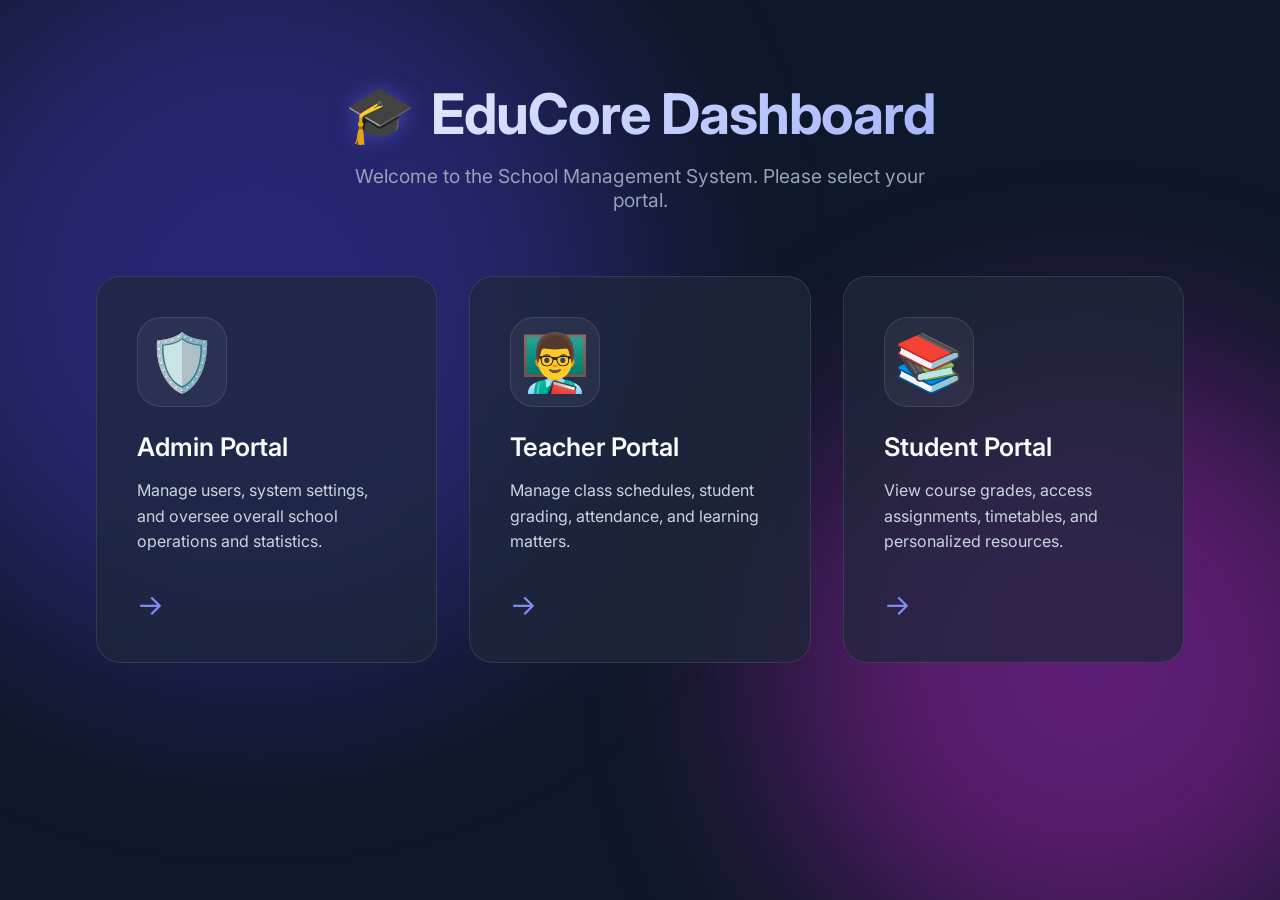
<file: Programming in CS Assignment/web_ui/index.html>
<!DOCTYPE html>
<html lang="en">
<head>
    <meta charset="UTF-8">
    <meta name="viewport" content="width=device-width, initial-scale=1.0">
    <!-- SEO Best Practices -->
    <meta name="description" content="EduCore Dashboard - School Management System portal for Admins, Teachers, and Students.">
    <title>School Management System | Dashboard</title>
    <link rel="stylesheet" href="style.css">
    <!-- Modern Typography -->
    <link href="https://fonts.googleapis.com/css2?family=Inter:wght@300;400;600;700&display=swap" rel="stylesheet">
</head>
<body>
    <!-- Animated Gradient Blobs in the Background -->
    <div class="background" aria-hidden="true">
        <div class="blob blob-1"></div>
        <div class="blob blob-2"></div>
    </div>
    
    <div class="container">
        <header>
            <div class="logo">
                <div class="graduation-cap">🎓</div>
                <h1>EduCore Dashboard</h1>
            </div>
            <p>Welcome to the School Management System. Please select your portal.</p>
        </header>

        <main class="panels">
            <!-- Admin Panel Card -->
            <a href="admin.html" class="panel-card" id="admin-portal">
                <div class="icon">🛡️</div>
                <h2>Admin Portal</h2>
                <p>Manage users, system settings, and oversee overall school operations and statistics.</p>
                <div class="arrow">→</div>
            </a>
            
            <!-- Teacher Panel Card -->
            <a href="teacher.html" class="panel-card" id="teacher-portal">
                <div class="icon">👨‍🏫</div>
                <h2>Teacher Portal</h2>
                <p>Manage class schedules, student grading, attendance, and learning matters.</p>
                <div class="arrow">→</div>
            </a>
            
            <!-- Student Panel Card -->
            <a href="student.html" class="panel-card" id="student-portal">
                <div class="icon">📚</div>
                <h2>Student Portal</h2>
                <p>View course grades, access assignments, timetables, and personalized resources.</p>
                <div class="arrow">→</div>
            </a>
        </main>
    </div>
</body>
</html>
</file>
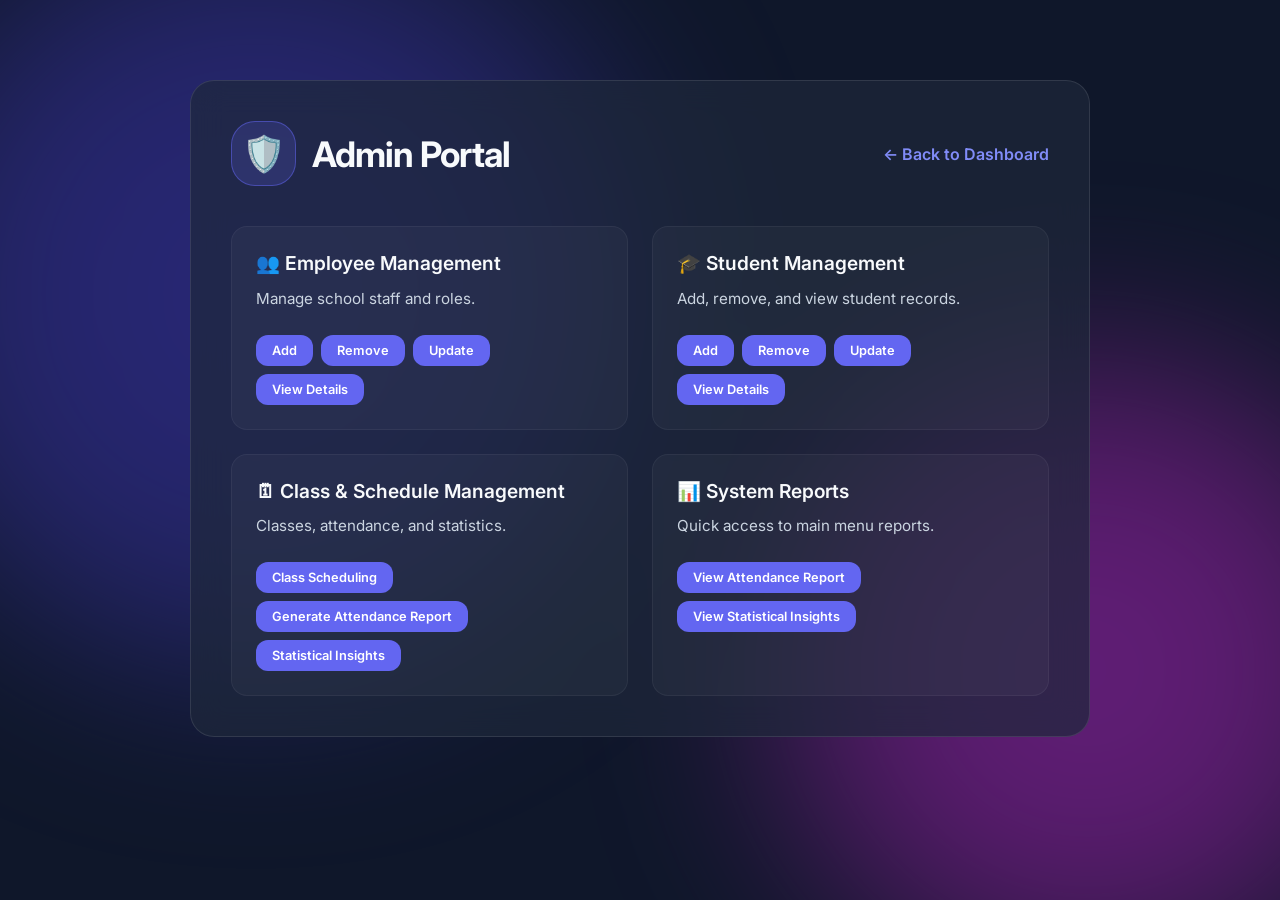
<file: Programming in CS Assignment/web_ui/admin.html>
<!DOCTYPE html>
<html lang="en">
<head>
    <meta charset="UTF-8">
    <meta name="viewport" content="width=device-width, initial-scale=1.0">
    <title>Admin Portal - EduCore</title>
    <link rel="stylesheet" href="style.css">
    <link href="https://fonts.googleapis.com/css2?family=Inter:wght@300;400;600;700&display=swap" rel="stylesheet">
    <style>
        .portal-container { max-width: 900px; background: var(--card-bg); backdrop-filter: blur(16px); -webkit-backdrop-filter: blur(16px); border: 1px solid var(--card-border); border-radius: 24px; padding: 2.5rem; margin: 2rem auto; width: 90%; position: relative; z-index: 1; animation: fadeInUp 0.8s ease-out forwards; }
        .portal-header { margin-bottom: 2.5rem; text-align: left; display: flex; justify-content: space-between; align-items: center; flex-wrap: wrap; gap: 1rem; }
        .portal-header-left { display: flex; align-items: center; gap: 1rem; }
        .portal-header .icon { width: 65px; height: 65px; font-size: 2.2rem; margin: 0; background: rgba(99, 102, 241, 0.2); border-color: rgba(99, 102, 241, 0.5); transform: none !important; }
        .portal-header h1 { font-size: 2.2rem; background: none; -webkit-text-fill-color: var(--text-color); margin: 0; }
        .back-link { color: var(--primary-light); text-decoration: none; font-weight: 600; display: inline-flex; align-items: center; gap: 0.5rem; transition: transform 0.2s; }
        .back-link:hover { transform: translateX(-5px); }
        .grid-cards { display: grid; grid-template-columns: repeat(2, 1fr); gap: 1.5rem; }
        @media (max-width: 768px) { .grid-cards { grid-template-columns: 1fr; } }
        .task-card { background: rgba(255,255,255,0.03); padding: 1.5rem; border-radius: 16px; border: 1px solid rgba(255,255,255,0.05); transition: background 0.3s, transform 0.3s; }
        .task-card:hover { background: rgba(255,255,255,0.08); transform: translateY(-5px); }
        .task-card h3 { margin-bottom: 0.8rem; font-size: 1.2rem; font-weight: 600; }
        .task-card p { color: #cbd5e1; font-size: 0.95rem; margin-bottom: 1.5rem; line-height: 1.5; }
        .btn { display: inline-block; padding: 0.8rem 1.5rem; background: var(--primary); border: none; border-radius: 12px; color: white; cursor: pointer; font-weight: 600; font-size: 0.9rem; transition: background 0.3s, transform 0.2s; text-decoration: none; }
        .btn:hover { background: var(--primary-light); transform: scale(1.05); }
    </style>
</head>
<body>
    <div class="background" aria-hidden="true">
        <div class="blob blob-1"></div>
        <div class="blob blob-2"></div>
    </div>
    
    <div class="portal-container">
        <header class="portal-header">
            <div class="portal-header-left">
                <div class="icon">🛡️</div>
                <h1>Admin Portal</h1>
            </div>
            <a href="index.html" class="back-link">← Back to Dashboard</a>
        </header>

        <div class="grid-cards">
            <!-- Employee Management -->
            <div class="task-card">
                <h3>👥 Employee Management</h3>
                <p>Manage school staff and roles.</p>
                <div style="display: flex; flex-wrap: wrap; gap: 0.5rem; margin-top: 1rem;">
                    <button class="btn" style="padding: 0.5rem 1rem; font-size: 0.8rem;" onclick="promptAddEmployee()">Add</button>
                    <button class="btn" style="padding: 0.5rem 1rem; font-size: 0.8rem;" onclick="promptRemoveEmployee()">Remove</button>
                    <button class="btn" style="padding: 0.5rem 1rem; font-size: 0.8rem;" onclick="promptUpdateEmployee()">Update</button>
                    <button class="btn" style="padding: 0.5rem 1rem; font-size: 0.8rem;" onclick="fetchTeachers()">View Details</button>
                </div>
            </div>

            <!-- Student Management -->
            <div class="task-card">
                <h3>🎓 Student Management</h3>
                <p>Add, remove, and view student records.</p>
                <div style="display: flex; flex-wrap: wrap; gap: 0.5rem; margin-top: 1rem;">
                    <button class="btn" style="padding: 0.5rem 1rem; font-size: 0.8rem;" onclick="promptAddStudent()">Add</button>
                    <button class="btn" style="padding: 0.5rem 1rem; font-size: 0.8rem;" onclick="promptRemoveStudent()">Remove</button>
                    <button class="btn" style="padding: 0.5rem 1rem; font-size: 0.8rem;" onclick="promptUpdateStudent()">Update</button>
                    <button class="btn" style="padding: 0.5rem 1rem; font-size: 0.8rem;" onclick="fetchStudents()">View Details</button>
                </div>
            </div>

            <!-- Class & Schedule Management -->
            <div class="task-card">
                <h3>🗓 Class & Schedule Management</h3>
                <p>Classes, attendance, and statistics.</p>
                <div style="display: flex; flex-wrap: wrap; gap: 0.5rem; margin-top: 1rem;">
                    <button class="btn" style="padding: 0.5rem 1rem; font-size: 0.8rem;" onclick="promptClassScheduling()">Class Scheduling</button>
                    <button class="btn" style="padding: 0.5rem 1rem; font-size: 0.8rem;" onclick="fetchReports()">Generate Attendance Report</button>
                    <button class="btn" style="padding: 0.5rem 1rem; font-size: 0.8rem;" onclick="fetchStats()">Statistical Insights</button>
                </div>
            </div>
            
            <!-- Overall Reports (Main Menu 4 & 5) -->
            <div class="task-card">
                <h3>📊 System Reports</h3>
                <p>Quick access to main menu reports.</p>
                <div style="display: flex; flex-wrap: wrap; gap: 0.5rem; margin-top: 1rem;">
                    <button class="btn" style="padding: 0.5rem 1rem; font-size: 0.8rem;" onclick="fetchReports()">View Attendance Report</button>
                    <button class="btn" style="padding: 0.5rem 1rem; font-size: 0.8rem;" onclick="fetchStats()">View Statistical Insights</button>
                </div>
            </div>
        </div>
        
        <!-- Interactive Code for Python Flask Integration -->
        <div id="results-container" style="margin-top: 2rem; display: none; background: rgba(0,0,0,0.25); padding: 1.5rem; border-radius: 16px;">
            <h3 id="results-title" style="margin-bottom: 1rem; font-size: 1.2rem; font-weight: 600;">Results</h3>
            <div id="results-content" style="color: #cbd5e1; font-family: 'Inter', sans-serif; overflow-x: auto;"></div>
        </div>
    </div>

        <div id="modal-overlay" style="display: none; position: fixed; top: 0; left: 0; width: 100%; height: 100%; background: rgba(0,0,0,0.5); backdrop-filter: blur(5px); z-index: 1000; justify-content: center; align-items: center;">
            <div style="background: var(--card-bg); padding: 2rem; border-radius: 16px; border: 1px solid var(--primary-light); width: 400px; max-width: 90%;">
                <h3 id="modal-title" style="margin-bottom: 1rem;">Action</h3>
                <div id="modal-body"></div>
                <div style="display: flex; gap: 1rem; margin-top: 1.5rem;">
                    <button class="btn" style="background: #475569;" onclick="document.getElementById('modal-overlay').style.display='none'">Cancel</button>
                    <button class="btn" id="modal-submit">Submit</button>
                </div>
            </div>
        </div>

    <script>
        // Modal & Action Logic
        function openModal(title, fields, onSubmit) {
            document.getElementById('modal-title').innerText = title;
            let bodyHtml = '';
            fields.forEach(f => {
                bodyHtml += `<div style="margin-bottom: 1rem;">
                    <label style="display:block; margin-bottom: 0.3rem;">${f.label}</label>
                    <input type="text" id="input-${f.id}" style="width: 100%; padding: 0.5rem; border-radius: 8px; border: 1px solid rgba(255,255,255,0.2); background: rgba(0,0,0,0.3); color: white;" placeholder="${f.label}">
                </div>`;
            });
            document.getElementById('modal-body').innerHTML = bodyHtml;
            
            document.getElementById('modal-submit').onclick = async () => {
                let data = {};
                fields.forEach(f => { data[f.id] = document.getElementById(`input-${f.id}`).value; });
                await onSubmit(data);
                document.getElementById('modal-overlay').style.display='none';
            };
            
            document.getElementById('modal-overlay').style.display='flex';
        }

        async function sendRest(url, method, data) {
            try {
                let res = await fetch(url, {
                    method: method,
                    headers: { 'Content-Type': 'application/json' },
                    body: data ? JSON.stringify(data) : null
                });
                let result = await res.json();
                
                if (res.ok) {
                    alert(result.message || "Action successful!");
                    if (url.includes('students')) fetchStudents();
                    if (url.includes('employees')) fetchTeachers();
                } else {
                    alert(result.message || "An error occurred");
                }
            } catch (err) {
                alert("Failed to connect to the server.");
            }
        }


        function promptAddStudent() { openModal('Add Student', [{id:'sid', label:'Student ID'}, {id:'name', label:'Name'}, {id:'contact', label:'Contact'}, {id:'age', label:'Age'}], (data) => sendRest('/api/students', 'POST', data)); }
        function promptRemoveStudent() { openModal('Remove Student', [{id:'sid', label:'Student ID'}], (data) => sendRest(`/api/students/${data.sid}`, 'DELETE')); }
        function promptUpdateStudent() { openModal('Update Student', [{id:'sid', label:'Student ID'}, {id:'column', label:'Column (Name/Contact/Age)'}, {id:'new_value', label:'New Value'}], (data) => sendRest(`/api/students/${data.sid}`, 'PUT', data)); }

        function promptAddEmployee() { openModal('Add Employee', [{id:'emp_id', label:'Employee ID'}, {id:'name', label:'Name'}, {id:'contact', label:'Contact'}, {id:'position', label:'Position'}], (data) => sendRest('/api/employees', 'POST', data)); }
        function promptRemoveEmployee() { openModal('Remove Employee', [{id:'emp_id', label:'Employee ID'}], (data) => sendRest(`/api/employees/${data.emp_id}`, 'DELETE')); }
        function promptUpdateEmployee() { openModal('Update Employee', [{id:'emp_id', label:'Employee ID'}, {id:'column', label:'Column (Name/Contact/Position)'}, {id:'new_value', label:'New Value'}], (data) => sendRest(`/api/employees/${data.emp_id}`, 'PUT', data)); }

        function promptClassScheduling() { openModal('Class Scheduling', [{id:'teacher', label:'Teacher'}, {id:'classroom', label:'Classroom'}, {id:'course_id', label:'Course ID'}, {id:'course_name', label:'Course Name'}, {id:'lecture_time', label:'Lecture Time'}], (data) => sendRest('/api/academic/schedule', 'POST', data)); }

        // Fetch Functions (Original logic)
        // Fetch Students Function
        async function fetchStudents() {
            const container = document.getElementById('results-container');
            const title = document.getElementById('results-title');
            const content = document.getElementById('results-content');
            
            container.style.display = 'block';
            title.innerText = 'Loading students...';
            content.innerHTML = '<span style="color:var(--primary-light)">Fetching live data from python backend...</span>';
            
            try {
                let response = await fetch('/api/students');
                let data = await response.json();
                
                if(data.length === 0) {
                    content.innerText = "No students found in the database.";
                } else {
                    let tableHTML = `<table style="width: 100%; border-collapse: collapse; margin-top: 1rem;">
                        <thead>
                            <tr style="border-bottom: 2px solid rgba(255,255,255,0.1); text-align: left; color: white;">
                                <th style="padding: 0.8rem 0.5rem; font-weight: 600;">Student ID</th>
                                <th style="padding: 0.8rem 0.5rem; font-weight: 600;">Name</th>
                                <th style="padding: 0.8rem 0.5rem; font-weight: 600;">Contact</th>
                                <th style="padding: 0.8rem 0.5rem; font-weight: 600;">Age</th>
                            </tr>
                        </thead>
                        <tbody>`;
                    
                    data.forEach(item => {
                        tableHTML += `<tr style="border-bottom: 1px solid rgba(255,255,255,0.05);">
                            <td style="padding: 0.8rem 0.5rem;">${item.ID || ''}</td>
                            <td style="padding: 0.8rem 0.5rem;">${item.Name || ''}</td>
                            <td style="padding: 0.8rem 0.5rem;">${item.Contact || ''}</td>
                            <td style="padding: 0.8rem 0.5rem;">${item.Age || ''}</td>
                        </tr>`;
                    });
                    tableHTML += `</tbody></table>`;
                    
                    title.innerText = '📚 Current Student Records';
                    content.innerHTML = tableHTML;
                }
            } catch (error) {
                title.innerText = 'Error';
                content.innerText = 'Failed to fetch data! Make sure your Python Flask app.py is running.';
            }
        }
        
        // Fetch Teachers Function
        async function fetchTeachers() {
            const container = document.getElementById('results-container');
            const title = document.getElementById('results-title');
            const content = document.getElementById('results-content');
            
            container.style.display = 'block';
            title.innerText = 'Loading employees...';
            content.innerHTML = '<span style="color:var(--primary-light)">Fetching live data from python backend...</span>';
            
            try {
                let response = await fetch('/api/employees');
                let data = await response.json();
                
                if(data.length === 0) {
                    content.innerText = "No employees found in the database.";
                } else {
                    let tableHTML = `<table style="width: 100%; border-collapse: collapse; margin-top: 1rem;">
                        <thead>
                            <tr style="border-bottom: 2px solid rgba(255,255,255,0.1); text-align: left; color: white;">
                                <th style="padding: 0.8rem 0.5rem; font-weight: 600;">Employee ID</th>
                                <th style="padding: 0.8rem 0.5rem; font-weight: 600;">Name</th>
                                <th style="padding: 0.8rem 0.5rem; font-weight: 600;">Contact</th>
                                <th style="padding: 0.8rem 0.5rem; font-weight: 600;">Position</th>
                            </tr>
                        </thead>
                        <tbody>`;
                    
                    data.forEach(item => {
                        tableHTML += `<tr style="border-bottom: 1px solid rgba(255,255,255,0.05);">
                            <td style="padding: 0.8rem 0.5rem;">${item.ID || ''}</td>
                            <td style="padding: 0.8rem 0.5rem;">${item.Name || ''}</td>
                            <td style="padding: 0.8rem 0.5rem;">${item.Contact || ''}</td>
                            <td style="padding: 0.8rem 0.5rem;">${item.Position || ''}</td>
                        </tr>`;
                    });
                    tableHTML += `</tbody></table>`;
                    
                    title.innerText = '👨‍🏫 Active Employees & Teachers';
                    content.innerHTML = tableHTML;
                }
            } catch (error) {
                title.innerText = 'Error';
                content.innerText = 'Failed to fetch data! Make sure your Python Flask app.py is running.';
            }
        }
        
        // Fetch System Reports
        async function fetchReports() {
            const container = document.getElementById('results-container');
            const title = document.getElementById('results-title');
            const content = document.getElementById('results-content');
            
            container.style.display = 'block';
            title.innerText = 'Loading reports...';
            content.innerHTML = '<span style="color:var(--primary-light)">Fetching live data from python backend...</span>';
            
            try {
                let response = await fetch('/api/academic/attendance');
                let data = await response.json();
                
                if(data.length === 0) {
                    content.innerText = "No academic records found in the database.";
                } else {
                    let tableHTML = `<table style="width: 100%; border-collapse: collapse; margin-top: 1rem;">
                        <thead>
                            <tr style="border-bottom: 2px solid rgba(255,255,255,0.1); text-align: left; color: white;">
                                <th style="padding: 0.8rem 0.5rem; font-weight: 600;">Student</th>
                                <th style="padding: 0.8rem 0.5rem; font-weight: 600;">Course ID</th>
                                <th style="padding: 0.8rem 0.5rem; font-weight: 600;">Attendance Rate</th>
                                <th style="padding: 0.8rem 0.5rem; font-weight: 600;">Exam Status</th>
                            </tr>
                        </thead>
                        <tbody>`;
                    
                    data.forEach(item => {
                        let color = item.Status === 'OK' ? '#4ade80' : '#f87171';
                        tableHTML += `<tr style="border-bottom: 1px solid rgba(255,255,255,0.05);">
                            <td style="padding: 0.8rem 0.5rem;">${item.StudentName || ''} (${item.StudentID || ''})</td>
                            <td style="padding: 0.8rem 0.5rem;">${item.CourseID || ''}</td>
                            <td style="padding: 0.8rem 0.5rem;">${item.AttendanceRate.toFixed(2)}%</td>
                            <td style="padding: 0.8rem 0.5rem; color: ${color}; font-weight: bold;">${item.Status}</td>
                        </tr>`;
                    });
                    tableHTML += `</tbody></table>`;
                    
                    title.innerText = '📑 System Report - Student Attendance';
                    content.innerHTML = tableHTML;
                }
            } catch (error) {
                title.innerText = 'Error';
                content.innerText = 'Failed to fetch data! Make sure your Python Flask app.py is running.';
            }
        }
        // Fetch Stats
        async function fetchStats() {
            const container = document.getElementById('results-container');
            const title = document.getElementById('results-title');
            const content = document.getElementById('results-content');
            
            container.style.display = 'block';
            title.innerText = 'Calculating stats...';
            content.innerHTML = '<span style="color:var(--primary-light)">Fetching statistical insights from python backend...</span>';
            
            try {
                let response = await fetch('/api/academic/stats');
                let data = await response.json();
                
                if(Object.keys(data).length === 0) {
                    content.innerText = "No academic records found to analyze.";
                } else {
                    let html = `<div style="display: flex; flex-wrap: wrap; gap: 1rem; margin-top: 1rem;">`;
                    for (const [key, stats] of Object.entries(data)) {
                        html += `<div style="background: rgba(0,0,0,0.2); padding: 1.5rem; border-radius: 12px; border-left: 4px solid var(--primary); flex: 1; min-width: 200px;">
                            <h4 style="margin-bottom: 0.8rem; color: white; font-size: 1.1rem;">${key}</h4>
                            <p style="margin: 0.5rem 0;"><strong>Average:</strong> ${stats.Average.toFixed(2)}</p>
                            <p style="margin: 0.5rem 0;"><strong>Std Dev:</strong> ${stats.StdDev.toFixed(2)}</p>
                            <p style="margin: 0.5rem 0;"><strong>Min:</strong> ${stats.Min} | <strong>Max:</strong> ${stats.Max}</p>
                        </div>`;
                    }
                    html += `</div>`;
                    
                    title.innerText = '📈 Statistical Insights';
                    content.innerHTML = html;
                }
            } catch (error) {
                title.innerText = 'Error';
                content.innerText = 'Failed to fetch data! Make sure your Python Flask app.py is running.';
            }
        }
    </script>
</body>
</html>
</file>
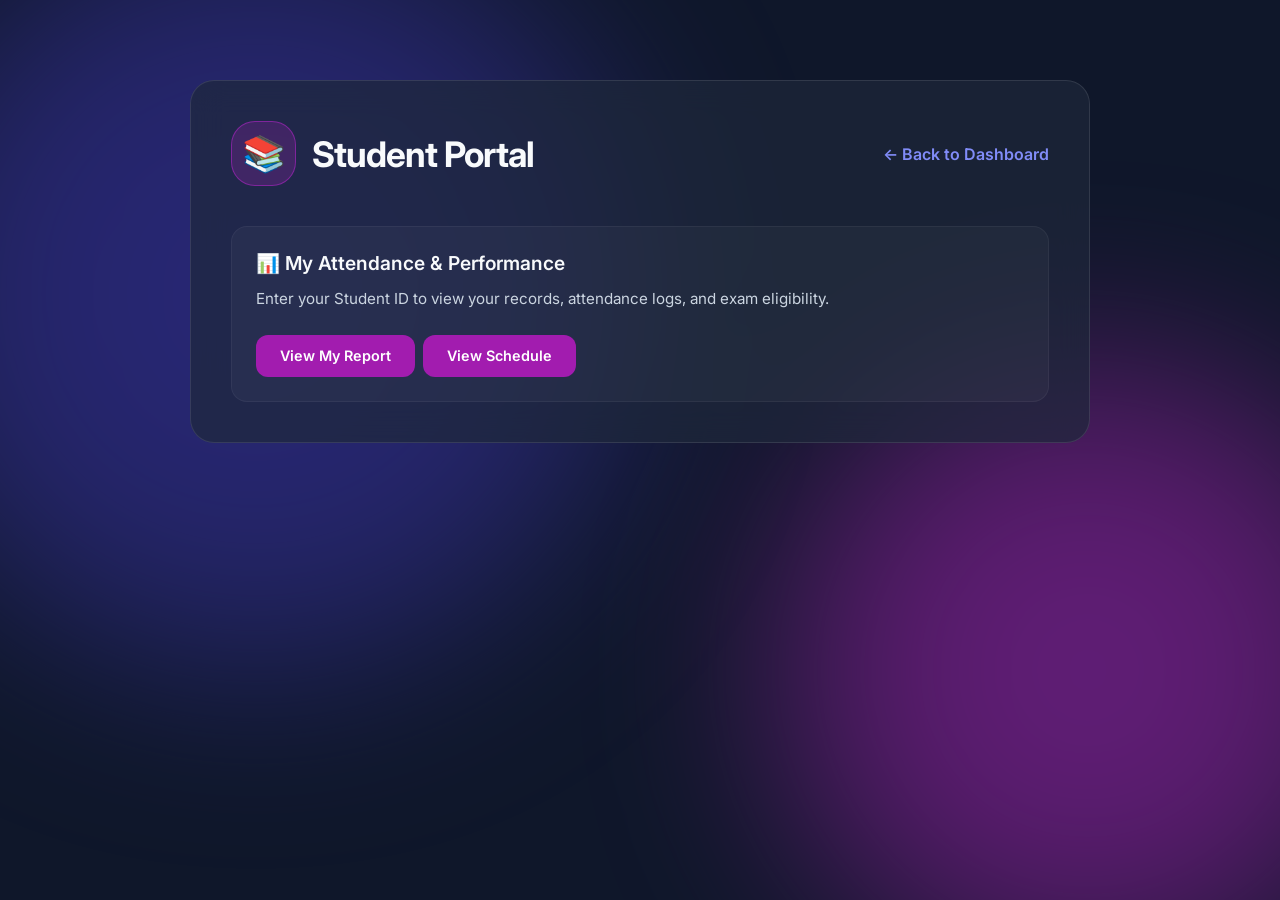
<file: Programming in CS Assignment/web_ui/student.html>
<!DOCTYPE html>
<html lang="en">
<head>
    <meta charset="UTF-8">
    <meta name="viewport" content="width=device-width, initial-scale=1.0">
    <title>Student Portal - EduCore</title>
    <link rel="stylesheet" href="style.css">
    <link href="https://fonts.googleapis.com/css2?family=Inter:wght@300;400;600;700&display=swap" rel="stylesheet">
    <style>
        .portal-container { max-width: 900px; background: var(--card-bg); backdrop-filter: blur(16px); -webkit-backdrop-filter: blur(16px); border: 1px solid var(--card-border); border-radius: 24px; padding: 2.5rem; margin: 2rem auto; width: 90%; position: relative; z-index: 1; animation: fadeInUp 0.8s ease-out forwards; }
        .portal-header { margin-bottom: 2.5rem; text-align: left; display: flex; justify-content: space-between; align-items: center; flex-wrap: wrap; gap: 1rem; }
        .portal-header-left { display: flex; align-items: center; gap: 1rem; }
        .portal-header .icon { width: 65px; height: 65px; font-size: 2.2rem; margin: 0; background: rgba(99, 102, 241, 0.2); border-color: rgba(99, 102, 241, 0.5); transform: none !important; }
        .portal-header h1 { font-size: 2.2rem; background: none; -webkit-text-fill-color: var(--text-color); margin: 0; }
        .back-link { color: var(--primary-light); text-decoration: none; font-weight: 600; display: inline-flex; align-items: center; gap: 0.5rem; transition: transform 0.2s; }
        .back-link:hover { transform: translateX(-5px); }
        .grid-cards { display: grid; grid-template-columns: repeat(2, 1fr); gap: 1.5rem; }
        @media (max-width: 768px) { .grid-cards { grid-template-columns: 1fr; } }
        .task-card { background: rgba(255,255,255,0.03); padding: 1.5rem; border-radius: 16px; border: 1px solid rgba(255,255,255,0.05); transition: background 0.3s, transform 0.3s; }
        .task-card:hover { background: rgba(255,255,255,0.08); transform: translateY(-5px); }
        .task-card h3 { margin-bottom: 0.8rem; font-size: 1.2rem; font-weight: 600; }
        .task-card p { color: #cbd5e1; font-size: 0.95rem; margin-bottom: 1.5rem; line-height: 1.5; }
        .btn { display: inline-block; padding: 0.8rem 1.5rem; background: var(--primary); border: none; border-radius: 12px; color: white; cursor: pointer; font-weight: 600; font-size: 0.9rem; transition: background 0.3s, transform 0.2s; text-decoration: none; }
        .btn:hover { background: var(--primary-light); transform: scale(1.05); }
        
        /* Specific accent for student */
        .portal-header .icon {
            background: rgba(192, 38, 211, 0.2);
            border-color: rgba(192, 38, 211, 0.5);
        }
        .btn {
            background: #a21caf;
        }
        .btn:hover {
            background: #d946ef;
        }
    </style>
</head>
<body>
    <div class="background" aria-hidden="true">
        <div class="blob blob-1"></div>
        <div class="blob blob-2"></div>
    </div>
    
    <div class="portal-container">
        <header class="portal-header">
            <div class="portal-header-left">
                <div class="icon">📚</div>
                <h1>Student Portal</h1>
            </div>
            <a href="index.html" class="back-link">← Back to Dashboard</a>
        </header>

        <div class="grid-cards">
            <div class="task-card" style="grid-column: 1 / -1;">
                <h3>📊 My Attendance & Performance</h3>
                <p>Enter your Student ID to view your records, attendance logs, and exam eligibility.</p>
                <div style="display: flex; flex-wrap: wrap; gap: 0.5rem; margin-top: 1.5rem;">
                    <button class="btn" onclick="promptStudentReport()">View My Report</button>
                    <button class="btn" onclick="fetchSchedule()">View Schedule</button>
                </div>
            </div>
        </div>
        
        <!-- Interactive Code for Python Flask Integration -->
        <div id="results-container" style="margin-top: 2rem; display: none; background: rgba(0,0,0,0.25); padding: 1.5rem; border-radius: 16px;">
            <h3 id="results-title" style="margin-bottom: 1rem; font-size: 1.2rem; font-weight: 600;">Results</h3>
            <div id="results-content" style="color: #cbd5e1; font-family: 'Inter', sans-serif; overflow-x: auto;"></div>
        </div>
    </div>
    
    <div id="modal-overlay" style="display: none; position: fixed; top: 0; left: 0; width: 100%; height: 100%; background: rgba(0,0,0,0.5); backdrop-filter: blur(5px); z-index: 1000; justify-content: center; align-items: center;">
        <div style="background: var(--card-bg); padding: 2rem; border-radius: 16px; border: 1px solid var(--primary-light); width: 400px; max-width: 90%;">
            <h3 id="modal-title" style="margin-bottom: 1rem;">Action</h3>
            <div id="modal-body"></div>
            <div style="display: flex; gap: 1rem; margin-top: 1.5rem;">
                <button class="btn" style="background: #475569;" onclick="document.getElementById('modal-overlay').style.display='none'">Cancel</button>
                <button class="btn" id="modal-submit">Submit</button>
            </div>
        </div>
    </div>

    <script>
        // Modal Logic
        function openModal(title, fields, onSubmit) {
            document.getElementById('modal-title').innerText = title;
            let bodyHtml = '';
            fields.forEach(f => {
                bodyHtml += `<div style="margin-bottom: 1rem;">
                    <label style="display:block; margin-bottom: 0.3rem;">${f.label}</label>
                    <input type="text" id="input-${f.id}" style="width: 100%; padding: 0.5rem; border-radius: 8px; border: 1px solid rgba(255,255,255,0.2); background: rgba(0,0,0,0.3); color: white;" placeholder="${f.label}">
                </div>`;
            });
            document.getElementById('modal-body').innerHTML = bodyHtml;
            
            document.getElementById('modal-submit').onclick = async () => {
                let data = {};
                fields.forEach(f => { data[f.id] = document.getElementById(`input-${f.id}`).value; });
                await onSubmit(data);
                document.getElementById('modal-overlay').style.display='none';
            };
            
            document.getElementById('modal-overlay').style.display='flex';
        }

        function promptStudentReport() {
            openModal('Enter Student ID', [{id:'sid', label:'Student ID'}], (data) => fetchGrades(data.sid));
        }

        async function fetchGrades(sid) {
            const container = document.getElementById('results-container');
            const title = document.getElementById('results-title');
            const content = document.getElementById('results-content');
            
            container.style.display = 'block';
            title.innerText = 'Loading academic records...';
            content.innerHTML = '<span style="color:var(--primary-light)">Fetching live records from python...</span>';
            
            try {
                let response = await fetch(`/api/academic/report/student/${sid}`);
                let data = await response.json();
                
                if (data.error) {
                    title.innerText = 'Server Error';
                    content.innerText = data.error;
                } else if(data.length === 0) {
                    content.innerText = "No academic records found for this ID.";
                } else {
                    let tableHTML = `<table style="width: 100%; border-collapse: collapse; margin-top: 1rem;">
                        <thead>
                            <tr style="border-bottom: 2px solid rgba(255,255,255,0.1); text-align: left; color: white;">
                                <th style="padding: 0.8rem 0.5rem; font-weight: 600;">Course</th>
                                <th style="padding: 0.8rem 0.5rem; font-weight: 600;">Attendance Rate</th>
                                <th style="padding: 0.8rem 0.5rem; font-weight: 600;">Exam Status</th>
                                <th style="padding: 0.8rem 0.5rem; font-weight: 600;">Total Score</th>
                            </tr>
                        </thead>
                        <tbody>`;
                    
                    data.forEach(item => {
                        let statusColor = item.ExamStatus === 'Allowed' ? '#4ade80' : '#f87171';
                        tableHTML += `<tr style="border-bottom: 1px solid rgba(255,255,255,0.05);">
                            <td style="padding: 0.8rem 0.5rem;">${item.CourseID || ''}</td>
                            <td style="padding: 0.8rem 0.5rem;">${item.AttendanceRate.toFixed(2)}%</td>
                            <td style="padding: 0.8rem 0.5rem; color: ${statusColor}; font-weight: bold;">${item.ExamStatus}</td>
                            <td style="padding: 0.8rem 0.5rem;">${item.TotalScore}</td>
                        </tr>`;
                    });
                    tableHTML += `</tbody></table>`;
                    
                    title.innerText = `🎓 My Performance Report - ${data[0].StudentName || sid}`;
                    content.innerHTML = tableHTML;
                }
            } catch (error) {
                title.innerText = 'Error';
                content.innerText = 'Failed to fetch data! Ensure python app.py is running.';
            }
        }
        
        async function fetchSchedule() {
            const container = document.getElementById('results-container');
            const title = document.getElementById('results-title');
            const content = document.getElementById('results-content');
            
            container.style.display = 'block';
            title.innerText = 'Loading schedule...';
            content.innerHTML = '<span style="color:var(--primary-light)">Fetching live schedule...</span>';
            
            try {
                let response = await fetch('/api/academic/schedule');
                let data = await response.json();
                
                if(data.length === 0) {
                    content.innerText = "No schedule found.";
                } else {
                    let tableHTML = `<table style="width: 100%; border-collapse: collapse; margin-top: 1rem;">
                        <thead>
                            <tr style="border-bottom: 2px solid rgba(255,255,255,0.1); text-align: left; color: white;">
                                <th style="padding: 0.8rem 0.5rem; font-weight: 600;">Course</th>
                                <th style="padding: 0.8rem 0.5rem; font-weight: 600;">Room</th>
                                <th style="padding: 0.8rem 0.5rem; font-weight: 600;">Time</th>
                                <th style="padding: 0.8rem 0.5rem; font-weight: 600;">Lecturer</th>
                            </tr>
                        </thead>
                        <tbody>`;
                    
                    data.forEach(item => {
                        tableHTML += `<tr style="border-bottom: 1px solid rgba(255,255,255,0.05);">
                            <td style="padding: 0.8rem 0.5rem;">${item.CourseName || ''}</td>
                            <td style="padding: 0.8rem 0.5rem;">${item.Classroom || ''}</td>
                            <td style="padding: 0.8rem 0.5rem;">${item.LectureTime || ''}</td>
                            <td style="padding: 0.8rem 0.5rem;">${item.Teacher || ''}</td>
                        </tr>`;
                    });
                    tableHTML += `</tbody></table>`;
                    
                    title.innerText = '📅 My Schedule';
                    content.innerHTML = tableHTML;
                }
            } catch (error) {
                title.innerText = 'Error';
                content.innerText = 'Failed to fetch data! Ensure python app.py is running.';
            }
        }
        
        async function fetchAssignments() {
            const container = document.getElementById('results-container');
            const title = document.getElementById('results-title');
            const content = document.getElementById('results-content');
            
            container.style.display = 'block';
            title.innerText = 'Assignments';
            content.innerHTML = 'You have no pending assignments right now. Enjoy your day! 🌞';
        }
    </script>
</body>
</html>
</file>
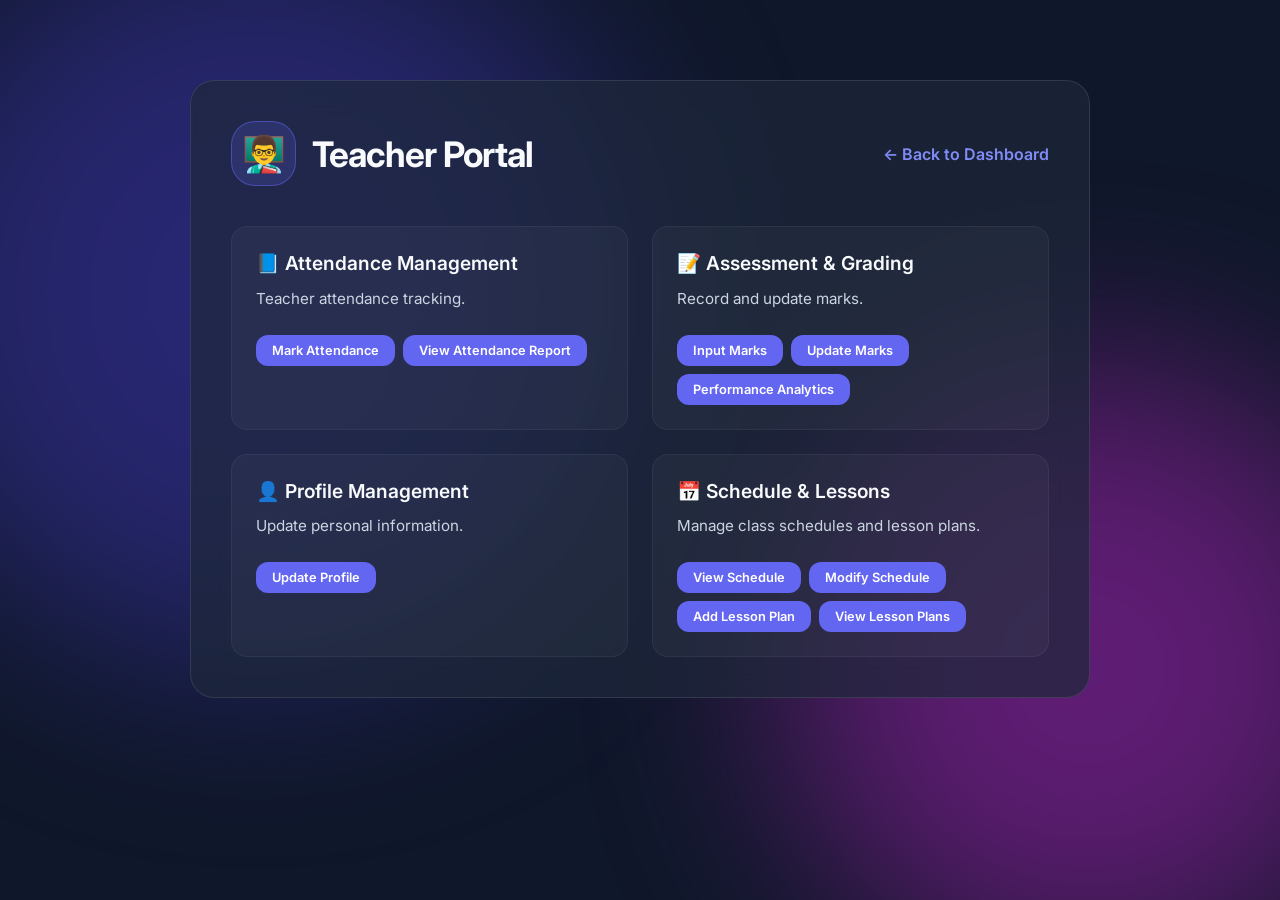
<file: Programming in CS Assignment/web_ui/teacher.html>
<!DOCTYPE html>
<html lang="en">
<head>
    <meta charset="UTF-8">
    <meta name="viewport" content="width=device-width, initial-scale=1.0">
    <title>Teacher Portal - EduCore</title>
    <link rel="stylesheet" href="style.css">
    <link href="https://fonts.googleapis.com/css2?family=Inter:wght@300;400;600;700&display=swap" rel="stylesheet">
    <style>
        .portal-container { max-width: 900px; background: var(--card-bg); backdrop-filter: blur(16px); -webkit-backdrop-filter: blur(16px); border: 1px solid var(--card-border); border-radius: 24px; padding: 2.5rem; margin: 2rem auto; width: 90%; position: relative; z-index: 1; animation: fadeInUp 0.8s ease-out forwards; }
        .portal-header { margin-bottom: 2.5rem; text-align: left; display: flex; justify-content: space-between; align-items: center; flex-wrap: wrap; gap: 1rem; }
        .portal-header-left { display: flex; align-items: center; gap: 1rem; }
        .portal-header .icon { width: 65px; height: 65px; font-size: 2.2rem; margin: 0; background: rgba(99, 102, 241, 0.2); border-color: rgba(99, 102, 241, 0.5); transform: none !important; }
        .portal-header h1 { font-size: 2.2rem; background: none; -webkit-text-fill-color: var(--text-color); margin: 0; }
        .back-link { color: var(--primary-light); text-decoration: none; font-weight: 600; display: inline-flex; align-items: center; gap: 0.5rem; transition: transform 0.2s; }
        .back-link:hover { transform: translateX(-5px); }
        .grid-cards { display: grid; grid-template-columns: repeat(2, 1fr); gap: 1.5rem; }
        @media (max-width: 768px) { .grid-cards { grid-template-columns: 1fr; } }
        .task-card { background: rgba(255,255,255,0.03); padding: 1.5rem; border-radius: 16px; border: 1px solid rgba(255,255,255,0.05); transition: background 0.3s, transform 0.3s; }
        .task-card:hover { background: rgba(255,255,255,0.08); transform: translateY(-5px); }
        .task-card h3 { margin-bottom: 0.8rem; font-size: 1.2rem; font-weight: 600; }
        .task-card p { color: #cbd5e1; font-size: 0.95rem; margin-bottom: 1.5rem; line-height: 1.5; }
        .btn { display: inline-block; padding: 0.8rem 1.5rem; background: var(--primary); border: none; border-radius: 12px; color: white; cursor: pointer; font-weight: 600; font-size: 0.9rem; transition: background 0.3s, transform 0.2s; text-decoration: none; }
        .btn:hover { background: var(--primary-light); transform: scale(1.05); }
    </style>
</head>
<body>
    <div class="background" aria-hidden="true">
        <div class="blob blob-1"></div>
        <div class="blob blob-2"></div>
    </div>
    
    <div class="portal-container">
        <header class="portal-header">
            <div class="portal-header-left">
                <div class="icon">👨‍🏫</div>
                <h1>Teacher Portal</h1>
            </div>
            <a href="index.html" class="back-link">← Back to Dashboard</a>
        </header>

        <div class="grid-cards">
            <!-- Attendance Management -->
            <div class="task-card">
                <h3>📘 Attendance Management</h3>
                <p>Teacher attendance tracking.</p>
                <div style="display: flex; flex-wrap: wrap; gap: 0.5rem; margin-top: 1rem;">
                    <button class="btn" style="padding: 0.5rem 1rem; font-size: 0.8rem;" onclick="promptMarkAttendance()">Mark Attendance</button>
                    <button class="btn" style="padding: 0.5rem 1rem; font-size: 0.8rem;" onclick="promptViewAttendance()">View Attendance Report</button>
                </div>
            </div>

            <!-- Student Assessment -->
            <div class="task-card">
                <h3>📝 Assessment & Grading</h3>
                <p>Record and update marks.</p>
                <div style="display: flex; flex-wrap: wrap; gap: 0.5rem; margin-top: 1rem;">
                    <button class="btn" style="padding: 0.5rem 1rem; font-size: 0.8rem;" onclick="promptInputMarks()">Input Marks</button>
                    <button class="btn" style="padding: 0.5rem 1rem; font-size: 0.8rem;" onclick="promptUpdateMarks()">Update Marks</button>
                    <button class="btn" style="padding: 0.5rem 1rem; font-size: 0.8rem;" onclick="fetchGrades()">Performance Analytics</button>
                </div>
            </div>

            <!-- Profile Management -->
            <div class="task-card">
                <h3>👤 Profile Management</h3>
                <p>Update personal information.</p>
                <div style="display: flex; flex-wrap: wrap; gap: 0.5rem; margin-top: 1rem;">
                    <button class="btn" style="padding: 0.5rem 1rem; font-size: 0.8rem;" onclick="promptUpdateProfile()">Update Profile</button>
                </div>
            </div>

            <!-- Schedule & Lessons -->
            <div class="task-card">
                <h3>📅 Schedule & Lessons</h3>
                <p>Manage class schedules and lesson plans.</p>
                <div style="display: flex; flex-wrap: wrap; gap: 0.5rem; margin-top: 1rem;">
                    <button class="btn" style="padding: 0.5rem 1rem; font-size: 0.8rem;" onclick="fetchClasses()">View Schedule</button>
                    <button class="btn" style="padding: 0.5rem 1rem; font-size: 0.8rem;" onclick="promptModifySchedule()">Modify Schedule</button>
                    <button class="btn" style="padding: 0.5rem 1rem; font-size: 0.8rem;" onclick="promptAddLessonPlan()">Add Lesson Plan</button>
                    <button class="btn" style="padding: 0.5rem 1rem; font-size: 0.8rem;" onclick="promptViewLessonPlans()">View Lesson Plans</button>
                </div>
            </div>
        </div>
        
        <!-- Interactive Code for Python Flask Integration -->
        <div id="results-container" style="margin-top: 2rem; display: none; background: rgba(0,0,0,0.25); padding: 1.5rem; border-radius: 16px;">
            <h3 id="results-title" style="margin-bottom: 1rem; font-size: 1.2rem; font-weight: 600;">Results</h3>
            <div id="results-content" style="color: #cbd5e1; font-family: 'Inter', sans-serif; overflow-x: auto;"></div>
        </div>
    </div>
    
        <div id="modal-overlay" style="display: none; position: fixed; top: 0; left: 0; width: 100%; height: 100%; background: rgba(0,0,0,0.5); backdrop-filter: blur(5px); z-index: 1000; justify-content: center; align-items: center;">
            <div style="background: var(--card-bg); padding: 2rem; border-radius: 16px; border: 1px solid var(--primary-light); width: 400px; max-width: 90%;">
                <h3 id="modal-title" style="margin-bottom: 1rem;">Action</h3>
                <div id="modal-body"></div>
                <div style="display: flex; gap: 1rem; margin-top: 1.5rem;">
                    <button class="btn" style="background: #475569;" onclick="document.getElementById('modal-overlay').style.display='none'">Cancel</button>
                    <button class="btn" id="modal-submit">Submit</button>
                </div>
            </div>
        </div>

    <script>
        // Modal & Action Logic
        function openModal(title, fields, onSubmit) {
            document.getElementById('modal-title').innerText = title;
            let bodyHtml = '';
            fields.forEach(f => {
                bodyHtml += `<div style="margin-bottom: 1rem;">
                    <label style="display:block; margin-bottom: 0.3rem;">${f.label}</label>
                    <input type="text" id="input-${f.id}" style="width: 100%; padding: 0.5rem; border-radius: 8px; border: 1px solid rgba(255,255,255,0.2); background: rgba(0,0,0,0.3); color: white;" placeholder="${f.label}">
                </div>`;
            });
            document.getElementById('modal-body').innerHTML = bodyHtml;
            
            document.getElementById('modal-submit').onclick = async () => {
                let data = {};
                fields.forEach(f => { data[f.id] = document.getElementById(`input-${f.id}`).value; });
                await onSubmit(data);
                document.getElementById('modal-overlay').style.display='none';
            };
            
            document.getElementById('modal-overlay').style.display='flex';
        }

        async function sendRest(url, method, data) {
            try {
                let res = await fetch(url, {
                    method: method,
                    headers: { 'Content-Type': 'application/json' },
                    body: data ? JSON.stringify(data) : null
                });
                let result = await res.json();
                
                if (res.ok) {
                    alert(result.message || "Action successful!");
                } else {
                    alert(result.message || "An error occurred");
                }
            } catch (err) {
                alert("Failed to connect to the server.");
            }
        }

        function promptMarkAttendance() { openModal('Mark Attendance', [{id:'sid', label:'Student ID'}, {id:'cid', label:'Course ID'}, {id:'week', label:'Week (e.g. Week1)'}, {id:'status', label:'Status (Present/Absent)'}], (data) => sendRest('/api/academic/attendance/mark', 'PUT', data)); }
        function promptInputMarks() { openModal('Input Marks', [{id:'sid', label:'Student ID'}, {id:'cid', label:'Course ID'}, {id:'assess', label:'Assessment Marks'}, {id:'final', label:'Final Exam Marks'}], (data) => sendRest('/api/academic/marks/input', 'PUT', data)); }
        function promptUpdateMarks() { openModal('Update Marks', [{id:'sid', label:'Student ID'}, {id:'cid', label:'Course ID'}, {id:'mark_type', label:'Mark Type (AssessmentMarks/FinalExamMarks)'}, {id:'new_val', label:'New Value'}], (data) => sendRest('/api/academic/marks/update', 'PUT', data)); }
        
        function promptUpdateProfile() {
            let tid = prompt("Please enter your Teacher ID:", "T001");
            if(tid) {
                openModal('Update Profile', [{id:'column', label:'Column (Name/Contact/Position)'}, {id:'new_value', label:'New Value'}], (data) => sendRest(`/api/employees/${tid}`, 'PUT', data));
            }
        }
        function promptModifySchedule() { alert("Modify Schedule via teacher not supported, please contact admin."); }
        
        function promptAddLessonPlan() {
            let tid = prompt("Please enter your Teacher ID:", "T001");
            if(tid) {
                openModal('Add Lesson Plan', [{id:'cid', label:'Course ID'}, {id:'topic', label:'Topic'}, {id:'objectives', label:'Objectives'}, {id:'materials', label:'Materials'}], (data) => sendRest('/api/academic/lessons', 'POST', {...data, teacher_id: tid}));
            }
        }

        async function fetchClasses() {
            const container = document.getElementById('results-container');
            const title = document.getElementById('results-title');
            const content = document.getElementById('results-content');
            
            container.style.display = 'block';
            title.innerText = 'Loading classes...';
            content.innerHTML = '<span style="color:var(--primary-light)">Fetching live scheduled classes from python...</span>';
            
            try {
                let response = await fetch('/api/academic/schedule');
                let data = await response.json();
                
                if(data.length === 0) {
                    content.innerText = "No classes found.";
                } else {
                    let tableHTML = `<table style="width: 100%; border-collapse: collapse; margin-top: 1rem;">
                        <thead>
                            <tr style="border-bottom: 2px solid rgba(255,255,255,0.1); text-align: left; color: white;">
                                <th style="padding: 0.8rem 0.5rem; font-weight: 600;">Course ID</th>
                                <th style="padding: 0.8rem 0.5rem; font-weight: 600;">Course Name</th>
                                <th style="padding: 0.8rem 0.5rem; font-weight: 600;">Classroom</th>
                                <th style="padding: 0.8rem 0.5rem; font-weight: 600;">Time</th>
                                <th style="padding: 0.8rem 0.5rem; font-weight: 600;">Teacher</th>
                            </tr>
                        </thead>
                        <tbody>`;
                    
                    data.forEach(item => {
                        tableHTML += `<tr style="border-bottom: 1px solid rgba(255,255,255,0.05);">
                            <td style="padding: 0.8rem 0.5rem;">${item.CourseID || ''}</td>
                            <td style="padding: 0.8rem 0.5rem;">${item.CourseName || ''}</td>
                            <td style="padding: 0.8rem 0.5rem;">${item.Classroom || ''}</td>
                            <td style="padding: 0.8rem 0.5rem;">${item.LectureTime || ''}</td>
                            <td style="padding: 0.8rem 0.5rem;">${item.Teacher || ''}</td>
                        </tr>`;
                    });
                    tableHTML += `</tbody></table>`;
                    
                    title.innerText = '🏫 Class Schedule';
                    content.innerHTML = tableHTML;
                }
            } catch (error) {
                title.innerText = 'Error';
                content.innerText = 'Failed to fetch data! Ensure python app.py is running.';
            }
        }
        
        async function fetchGrades() {
            const container = document.getElementById('results-container');
            const title = document.getElementById('results-title');
            const content = document.getElementById('results-content');
            
            container.style.display = 'block';
            title.innerText = 'Loading academic records...';
            content.innerHTML = '<span style="color:var(--primary-light)">Fetching live records...</span>';
            
            try {
                let response = await fetch('/api/academic');
                let data = await response.json();
                
                if(data.length === 0) {
                    content.innerText = "No records found.";
                } else {
                    let tableHTML = `<table style="width: 100%; border-collapse: collapse; margin-top: 1rem;">
                        <thead>
                            <tr style="border-bottom: 2px solid rgba(255,255,255,0.1); text-align: left; color: white;">
                                <th style="padding: 0.8rem 0.5rem; font-weight: 600;">Student</th>
                                <th style="padding: 0.8rem 0.5rem; font-weight: 600;">Course</th>
                                <th style="padding: 0.8rem 0.5rem; font-weight: 600;">Assessment</th>
                                <th style="padding: 0.8rem 0.5rem; font-weight: 600;">Exam</th>
                            </tr>
                        </thead>
                        <tbody>`;
                    
                    data.forEach(item => {
                        tableHTML += `<tr style="border-bottom: 1px solid rgba(255,255,255,0.05);">
                            <td style="padding: 0.8rem 0.5rem;">${item.StudentName || ''} (${item.StudentID || ''})</td>
                            <td style="padding: 0.8rem 0.5rem;">${item.CourseID || ''}</td>
                            <td style="padding: 0.8rem 0.5rem;">${item.AssessmentMarks || '0'}</td>
                            <td style="padding: 0.8rem 0.5rem;">${item.FinalExamMarks || '0'}</td>
                        </tr>`;
                    });
                    tableHTML += `</tbody></table>`;
                    
                    title.innerText = '📝 Grading View';
                    content.innerHTML = tableHTML;
                }
            } catch (error) {
                title.innerText = 'Error';
                content.innerText = 'Failed to fetch data! Ensure python app.py is running.';
            }
        }
        
        async function fetchAttendance() {
            const container = document.getElementById('results-container');
            const title = document.getElementById('results-title');
            const content = document.getElementById('results-content');
            
            container.style.display = 'block';
            title.innerText = 'Attendance Tracker';
            content.innerHTML = 'Attendance Module ready! (Python POST feature coming in next integration step)';
        }

        function promptViewAttendance() {
            let tid = prompt("Please enter your Teacher ID to view attendance:", "T001");
            if (tid) fetchTeacherAttendance(tid);
        }
        
        function promptViewLessonPlans() {
            let tid = prompt("Please enter your Teacher ID to view lesson plans:", "T001");
            if (tid) fetchLessonPlans(tid);
        }

        async function fetchTeacherAttendance(tid) {
            const container = document.getElementById('results-container');
            const title = document.getElementById('results-title');
            const content = document.getElementById('results-content');
            
            container.style.display = 'block';
            title.innerText = 'Loading attendance...';
            content.innerHTML = '<span style="color:var(--primary-light)">Fetching...</span>';
            
            try {
                let response = await fetch(`/api/academic/report/${tid}`);
                let data = await response.json();
                
                if(data.length === 0) {
                    content.innerText = "No attendance records found.";
                } else {
                    let tableHTML = `<table style="width: 100%; border-collapse: collapse; margin-top: 1rem;">
                        <thead>
                            <tr style="border-bottom: 2px solid rgba(255,255,255,0.1); text-align: left; color: white;">
                                <th style="padding: 0.8rem 0.5rem; font-weight: 600;">Student</th>
                                <th style="padding: 0.8rem 0.5rem; font-weight: 600;">Course</th>
                                <th style="padding: 0.8rem 0.5rem; font-weight: 600;">Attendance Rate</th>
                                <th style="padding: 0.8rem 0.5rem; font-weight: 600;">Status</th>
                            </tr>
                        </thead>
                        <tbody>`;
                    
                    data.forEach(item => {
                        let color = item.Status === 'OK' ? '#4ade80' : '#f87171';
                        tableHTML += `<tr style="border-bottom: 1px solid rgba(255,255,255,0.05);">
                            <td style="padding: 0.8rem 0.5rem;">${item.StudentName || ''} (${item.StudentID || ''})</td>
                            <td style="padding: 0.8rem 0.5rem;">${item.CourseID || ''}</td>
                            <td style="padding: 0.8rem 0.5rem;">${item.AttendanceRate.toFixed(2)}%</td>
                            <td style="padding: 0.8rem 0.5rem; color: ${color}; font-weight: bold;">${item.Status}</td>
                        </tr>`;
                    });
                    tableHTML += `</tbody></table>`;
                    
                    title.innerText = '📋 Student Attendance Report';
                    content.innerHTML = tableHTML;
                }
            } catch (error) {
                title.innerText = 'Error';
                content.innerText = 'Failed to fetch data!';
            }
        }

        async function fetchLessonPlans(tid) {
            const container = document.getElementById('results-container');
            const title = document.getElementById('results-title');
            const content = document.getElementById('results-content');
            
            container.style.display = 'block';
            title.innerText = 'Loading lesson plans...';
            content.innerHTML = '<span style="color:var(--primary-light)">Fetching...</span>';
            
            try {
                let response = await fetch(`/api/academic/lessons/${tid}`);
                let data = await response.json();
                
                if(data.length === 0 || data.error) {
                    content.innerText = "No lesson plans found.";
                } else {
                    let tableHTML = `<table style="width: 100%; border-collapse: collapse; margin-top: 1rem;">
                        <thead>
                            <tr style="border-bottom: 2px solid rgba(255,255,255,0.1); text-align: left; color: white;">
                                <th style="padding: 0.8rem 0.5rem; font-weight: 600;">CourseID</th>
                                <th style="padding: 0.8rem 0.5rem; font-weight: 600;">Topic</th>
                                <th style="padding: 0.8rem 0.5rem; font-weight: 600;">Objectives</th>
                                <th style="padding: 0.8rem 0.5rem; font-weight: 600;">Materials</th>
                            </tr>
                        </thead>
                        <tbody>`;
                    
                    data.forEach(item => {
                        tableHTML += `<tr style="border-bottom: 1px solid rgba(255,255,255,0.05);">
                            <td style="padding: 0.8rem 0.5rem;">${item.CourseID || ''}</td>
                            <td style="padding: 0.8rem 0.5rem;">${item.Topic || ''}</td>
                            <td style="padding: 0.8rem 0.5rem;">${item.Objectives || ''}</td>
                            <td style="padding: 0.8rem 0.5rem;">${item.Materials || ''}</td>
                        </tr>`;
                    });
                    tableHTML += `</tbody></table>`;
                    
                    title.innerText = '📘 My Lesson Plans';
                    content.innerHTML = tableHTML;
                }
            } catch (error) {
                title.innerText = 'Error';
                content.innerText = 'Failed to fetch data!';
            }
        }
    </script>
</body>
</html>
</file>
<file: Programming in CS Assignment/web_ui/style.css>
:root {
    --primary: #6366f1;
    --primary-light: #818cf8;
    --bg-color: #0f172a;
    --text-color: #f8fafc;
    --card-bg: rgba(30, 41, 59, 0.7);
    --card-border: rgba(255, 255, 255, 0.1);
}

* {
    margin: 0;
    padding: 0;
    box-sizing: border-box;
    font-family: 'Inter', sans-serif;
}

body {
    background-color: var(--bg-color);
    color: var(--text-color);
    min-height: 100vh;
    position: relative;
    overflow-x: hidden;
    overflow-y: auto;
    padding-top: 3rem;
    padding-bottom: 3rem;
}

/* Background Animated Blobs */
.background {
    position: absolute;
    top: 0;
    left: 0;
    width: 100%;
    height: 100%;
    z-index: 0;
    overflow: hidden;
    pointer-events: none;
}

.blob {
    position: absolute;
    border-radius: 50%;
    filter: blur(90px);
    opacity: 0.5;
    animation: float 20s infinite ease-in-out alternate;
}

.blob-1 {
    top: -10%;
    left: -10%;
    width: 60vw;
    height: 60vw;
    background: radial-gradient(circle, #4338ca, #312e81);
    animation-delay: 0s;
}

.blob-2 {
    bottom: -10%;
    right: -10%;
    width: 50vw;
    height: 50vw;
    background: radial-gradient(circle, #c026d3, #701a75);
    animation-delay: -5s;
}

@keyframes float {
    0% { transform: translate(0, 0) scale(1); }
    50% { transform: translate(5%, 10%) scale(1.1); }
    100% { transform: translate(-5%, -5%) scale(0.9); }
}

.container {
    position: relative;
    z-index: 1;
    max-width: 1200px;
    width: 90%;
    margin: 0 auto;
    padding: 2rem;
}

header {
    text-align: center;
    margin-bottom: 4rem;
    animation: fadeInDown 1s ease-out forwards;
}

.logo {
    display: flex;
    align-items: center;
    justify-content: center;
    gap: 1rem;
    margin-bottom: 1rem;
}

.graduation-cap {
    font-size: 3.5rem;
    filter: drop-shadow(0 0 10px rgba(99, 102, 241, 0.5));
}

h1 {
    font-size: 3.5rem;
    font-weight: 700;
    background: linear-gradient(135deg, #e0e7ff, #a5b4fc);
    -webkit-background-clip: text;
    -webkit-text-fill-color: transparent;
    letter-spacing: -1px;
}

header p {
    font-size: 1.2rem;
    color: #94a3b8;
    max-width: 600px;
    margin: 0 auto;
}

.panels {
    display: grid;
    grid-template-columns: repeat(auto-fit, minmax(320px, 1fr));
    gap: 2rem;
}

/* Glassmorphism Card Design */
.panel-card {
    background: var(--card-bg);
    border: 1px solid var(--card-border);
    backdrop-filter: blur(16px);
    -webkit-backdrop-filter: blur(16px);
    border-radius: 24px;
    padding: 2.5rem;
    text-decoration: none;
    color: var(--text-color);
    transition: all 0.4s cubic-bezier(0.175, 0.885, 0.32, 1.275);
    display: flex;
    flex-direction: column;
    position: relative;
    overflow: hidden;
    opacity: 0;
    transform: translateY(20px);
}

/* Staggered Animations */
.panel-card:nth-child(1) { animation: fadeInUp 0.8s ease-out 0.2s forwards; }
.panel-card:nth-child(2) { animation: fadeInUp 0.8s ease-out 0.4s forwards; }
.panel-card:nth-child(3) { animation: fadeInUp 0.8s ease-out 0.6s forwards; }

.panel-card::before {
    content: '';
    position: absolute;
    top: 0;
    left: 0;
    width: 100%;
    height: 100%;
    background: linear-gradient(135deg, rgba(255,255,255,0.05), rgba(255,255,255,0));
    opacity: 0;
    transition: opacity 0.4s;
    z-index: 1;
}

.panel-card:hover {
    transform: translateY(-12px) scale(1.02);
    box-shadow: 0 20px 40px rgba(0, 0, 0, 0.4);
    border-color: var(--primary-light);
    background: rgba(30, 41, 59, 0.8);
}

.panel-card:hover::before {
    opacity: 1;
}

.panel-card > * {
    position: relative;
    z-index: 2;
}

.icon {
    font-size: 3.5rem;
    margin-bottom: 1.5rem;
    background: rgba(255, 255, 255, 0.05);
    width: 90px;
    height: 90px;
    display: flex;
    justify-content: center;
    align-items: center;
    border-radius: 24px;
    border: 1px solid rgba(255,255,255,0.1);
    transition: transform 0.4s cubic-bezier(0.175, 0.885, 0.32, 1.275), background 0.4s;
}

.panel-card:hover .icon {
    transform: scale(1.15) rotate(-5deg);
    background: rgba(99, 102, 241, 0.2);
    border-color: rgba(99, 102, 241, 0.5);
}

.panel-card h2 {
    font-size: 1.6rem;
    margin-bottom: 1rem;
    font-weight: 600;
}

.panel-card p {
    color: #cbd5e1;
    line-height: 1.6;
    margin-bottom: 2rem;
    flex-grow: 1;
}

.arrow {
    display: flex;
    justify-content: center;
    align-items: center;
    font-size: 1.8rem;
    color: var(--primary-light);
    transition: transform 0.3s;
    align-self: flex-start;
}

.panel-card:hover .arrow {
    transform: translateX(10px);
}

@keyframes fadeInDown {
    from {
        opacity: 0;
        transform: translateY(-30px);
    }
    to {
        opacity: 1;
        transform: translateY(0);
    }
}

@keyframes fadeInUp {
    from {
        opacity: 0;
        transform: translateY(40px);
    }
    to {
        opacity: 1;
        transform: translateY(0);
    }
}

@media (max-width: 768px) {
    h1 {
        font-size: 2.2rem;
    }
    .graduation-cap {
        font-size: 2.5rem;
    }
    .panels {
        grid-template-columns: 1fr;
    }
    .panel-card {
        padding: 2rem;
    }
}
</file>
